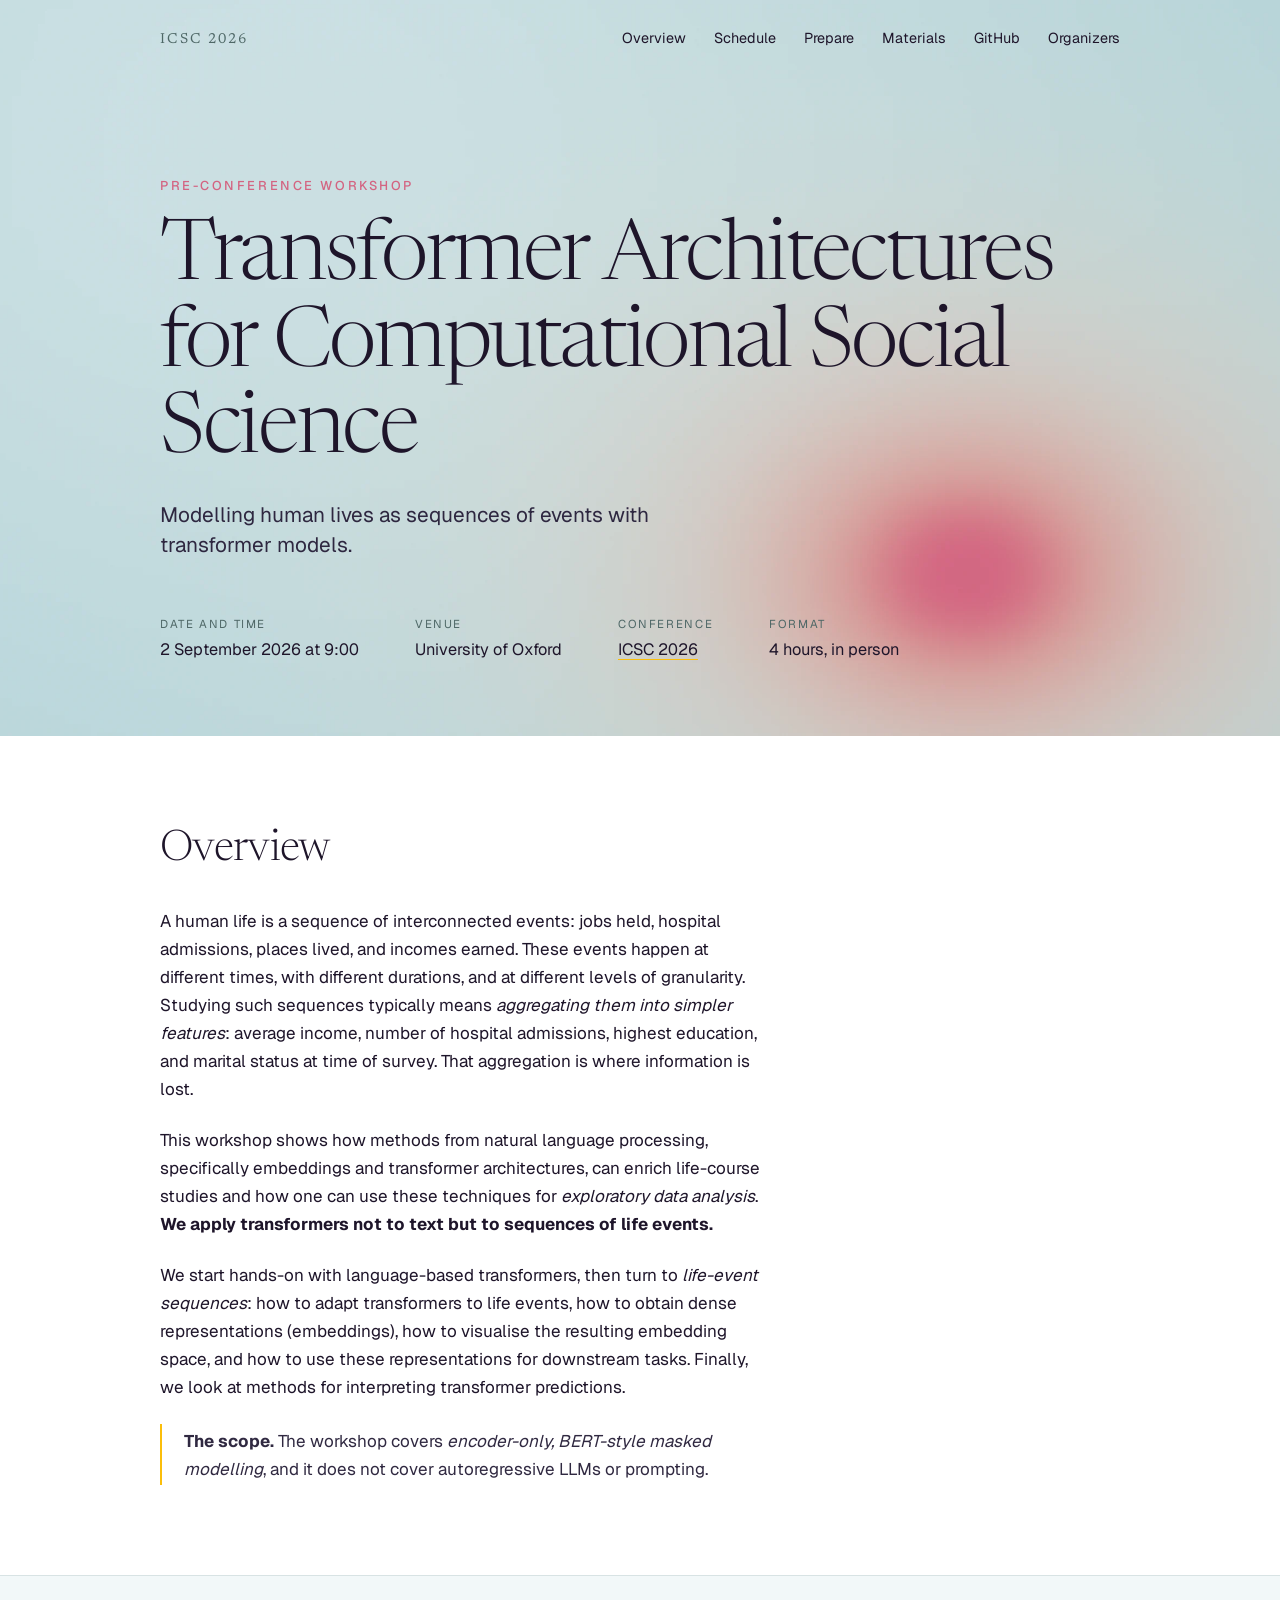
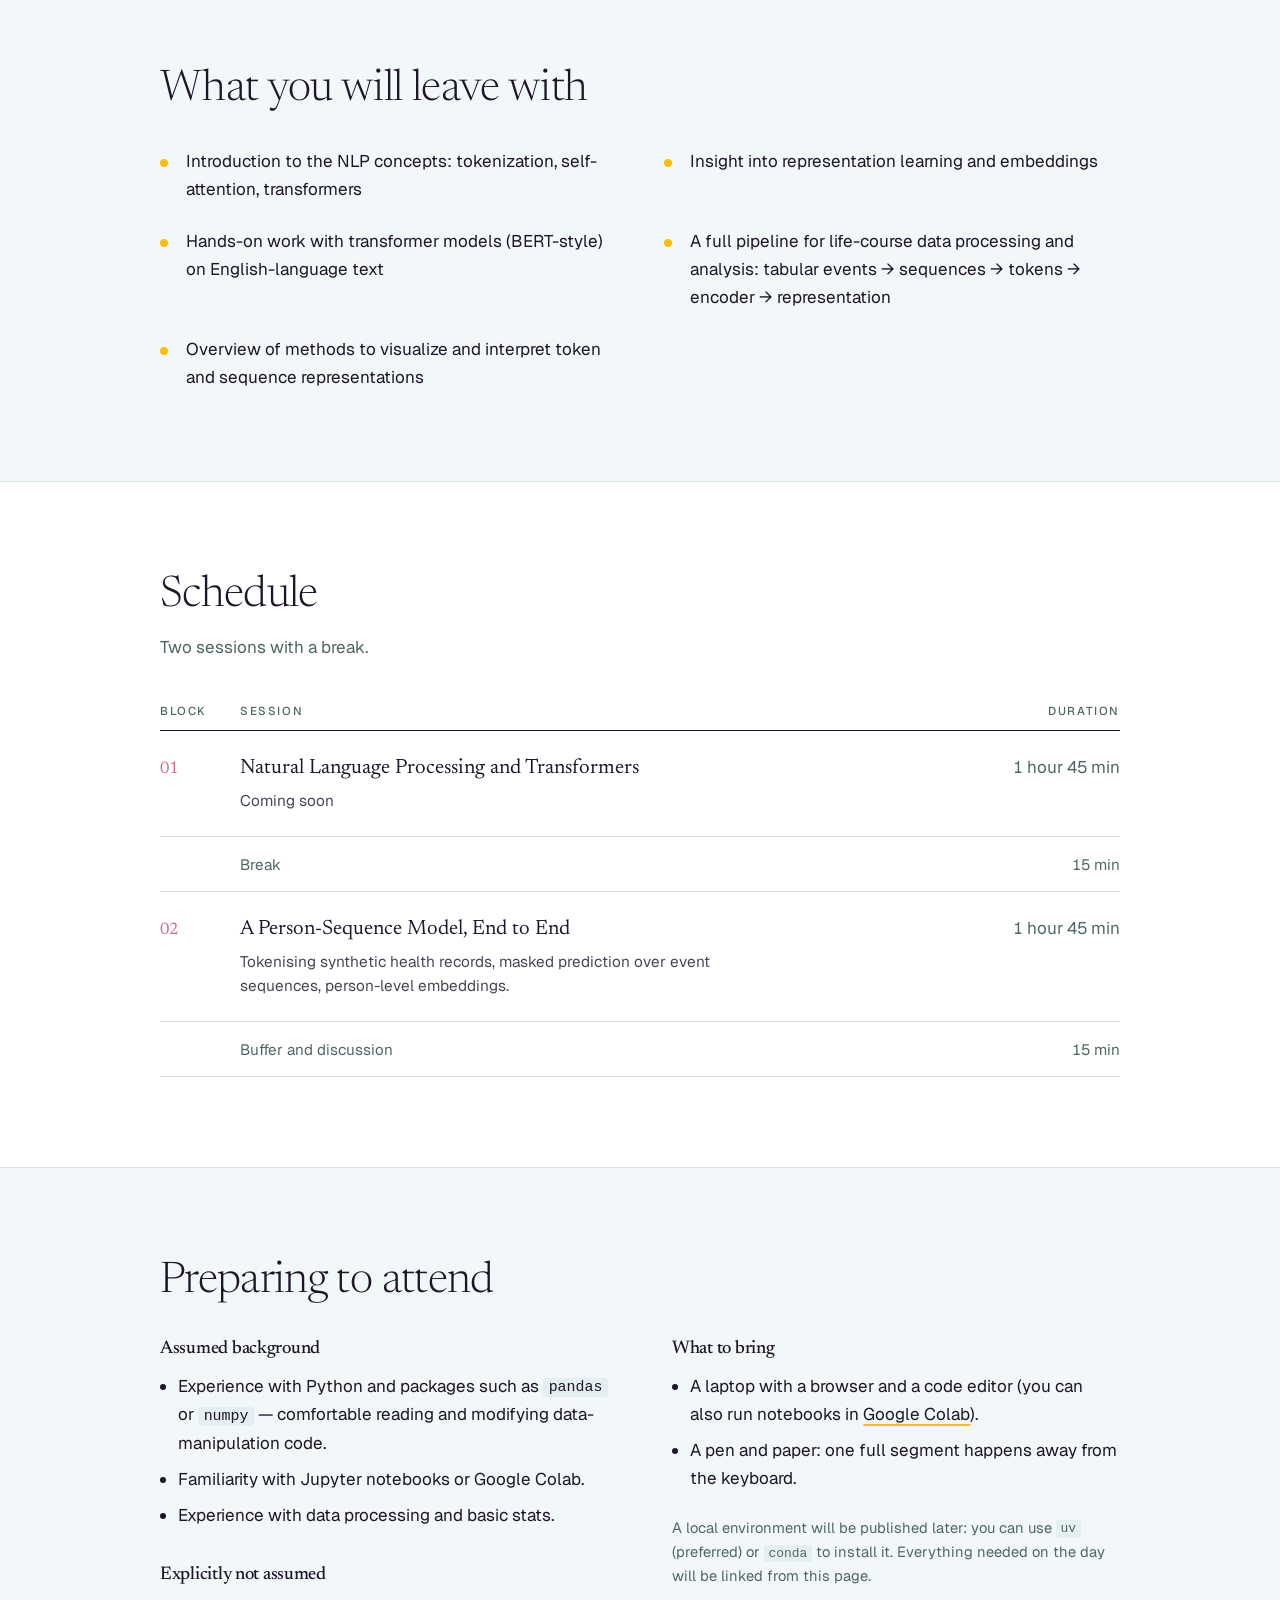
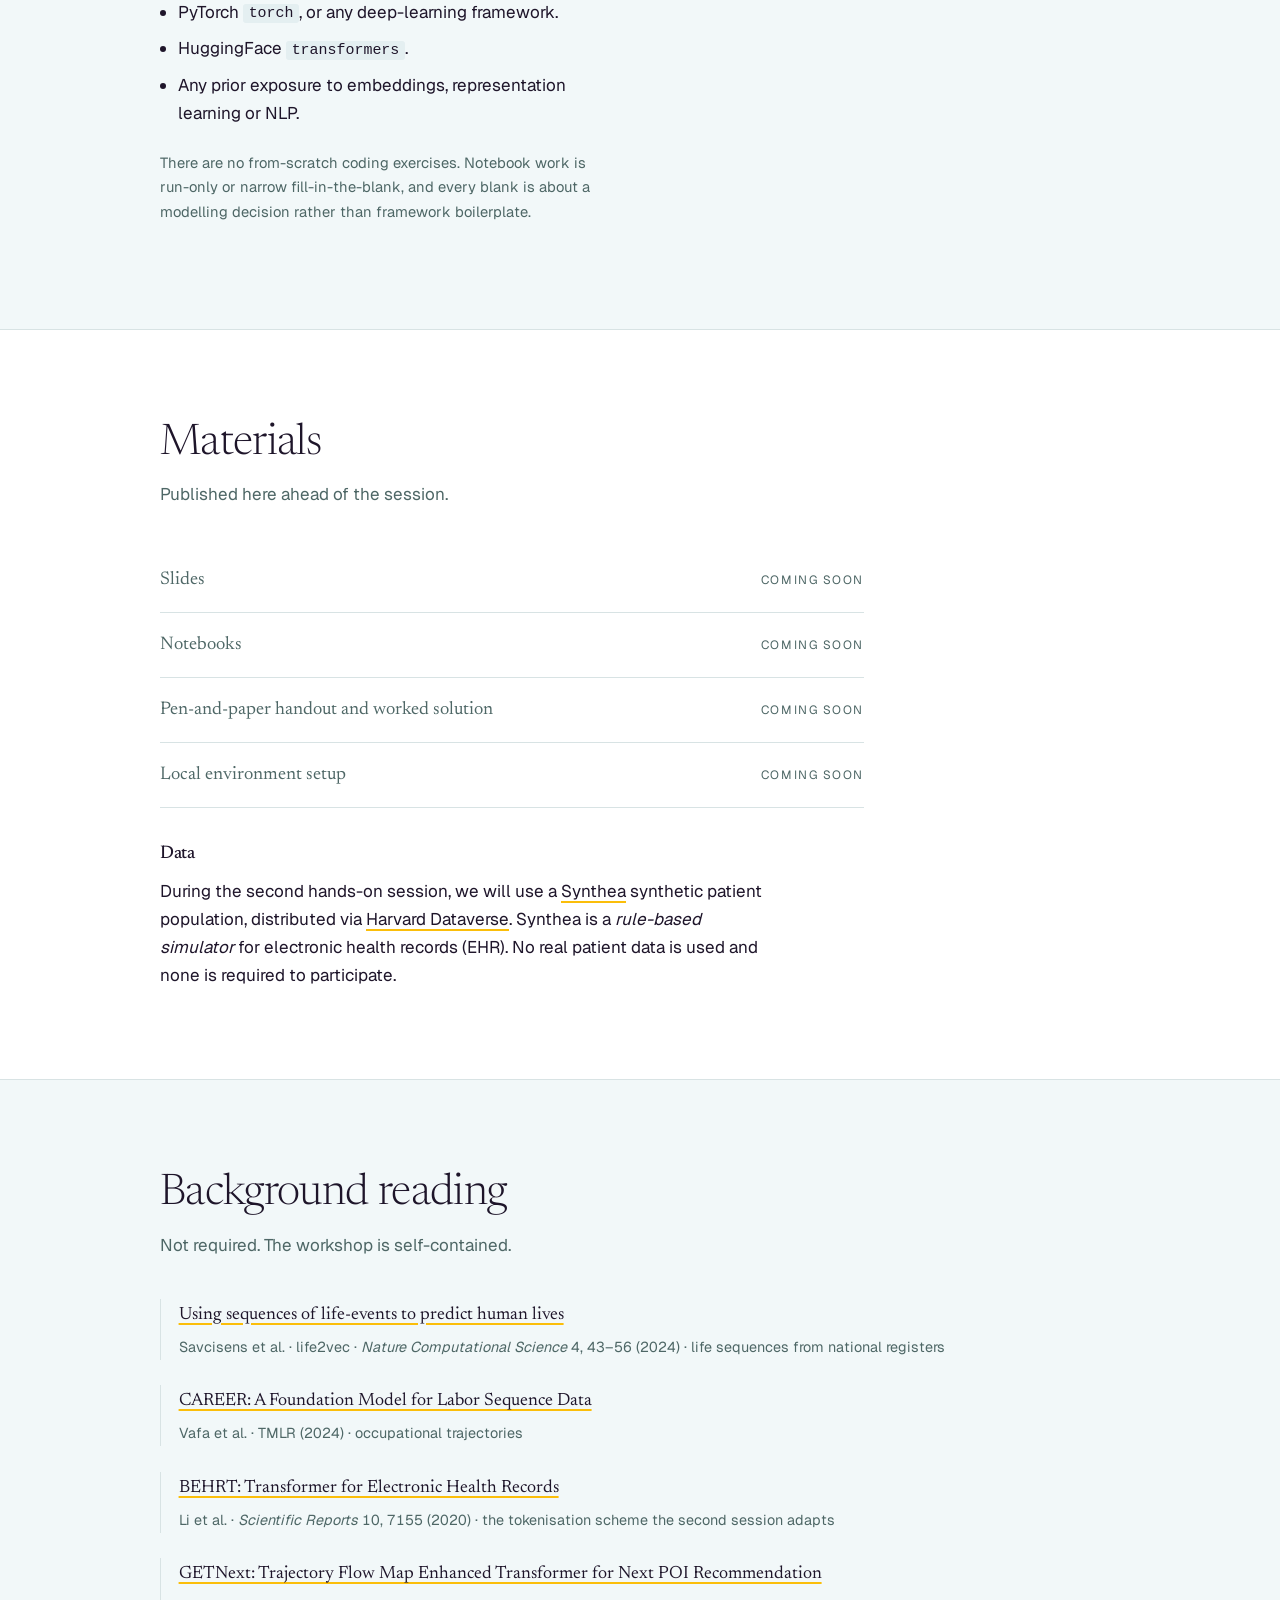
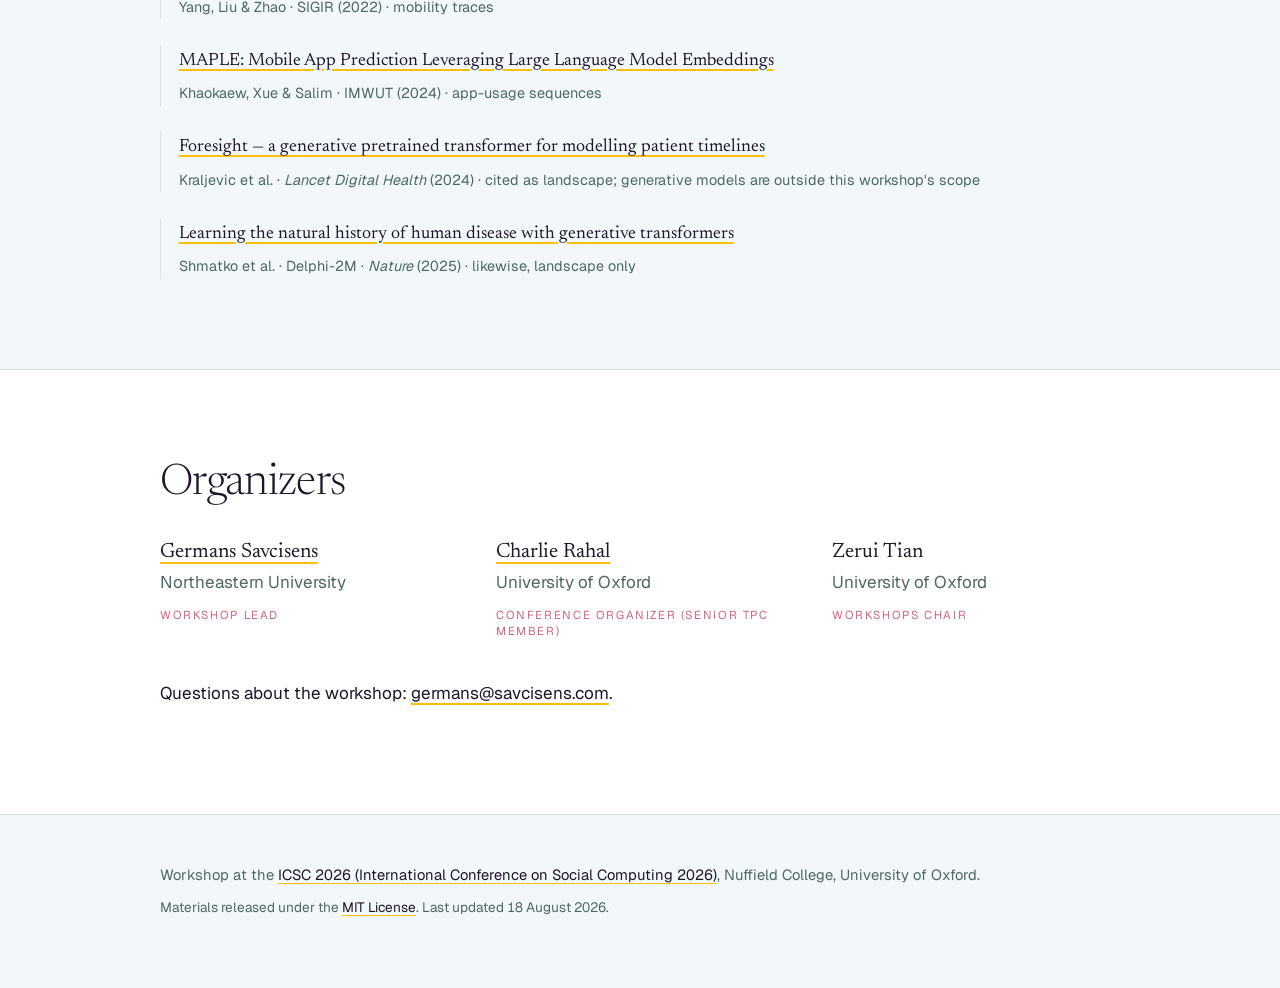
<file: page/index.html>
<!doctype html>
<html lang="en">
<head>
<meta charset="utf-8">
<meta name="viewport" content="width=device-width, initial-scale=1">
<title>Transformer Architectures for Computational Social Science — ICSC 2026</title>
<meta name="description" content="A half-day workshop at ICSC 2026, University of Oxford, on applying transformer models to longitudinal sequences of human events.">

<meta property="og:title" content="Transformer Architectures for Computational Social Science">
<meta property="og:description" content="A half-day workshop at ICSC 2026, University of Oxford, on transformers over sequences of life events.">
<meta property="og:type" content="website">
<!-- TODO: absolute URL once the domain is settled -->
<meta property="og:image" content="assets/hero.webp">

<link rel="preconnect" href="https://fonts.googleapis.com">
<link rel="preconnect" href="https://fonts.gstatic.com" crossorigin>
<link href="https://fonts.googleapis.com/css2?family=Geist:wght@300;400;500;600&family=Newsreader:opsz,wght@6..72,300;6..72,400;6..72,500&display=swap" rel="stylesheet">
<link rel="stylesheet" href="style.css">
</head>

<body>

<header class="hero">
  <nav class="hero__nav">
    <span class="hero__mark">ICSC 2026</span>
    <ul>
      <li><a href="#overview">Overview</a></li>
      <li><a href="#schedule">Schedule</a></li>
      <li><a href="#prepare">Prepare</a></li>
      <li><a href="#materials">Materials</a></li>
      <li><a href="https://github.com/carlomarxdk/workshop-transformers">GitHub</a></li>
      <li><a href="#organizers">Organizers</a></li>
    </ul>
  </nav>

  <div class="hero__body">
    <p class="eyebrow">Pre-conference workshop</p>
    <h1>Transformer Architectures<br>for Computational Social Science</h1>
    <p class="hero__lede">Modelling human lives as sequences of events with transformer models.</p>
    <dl class="hero__meta">
      <div><dt>Date and Time</dt><dd>2 September 2026 at 9:00</dd></div>
      <div><dt>Venue</dt><dd>University of Oxford</dd></div>
      <div><dt>Conference</dt><dd><a href="https://icsc-conf.github.io/2026/index.html">ICSC 2026</a></dd></div>
      <div><dt>Format</dt><dd>4 hours, in person</dd></div>
    </dl>
  </div>
</header>

<main>

<section id="overview" class="section">
  <h2>Overview</h2>
  <div class="prose">
    <p>A human life is a sequence of interconnected events: jobs held, hospital admissions, places lived, and incomes earned.
      These events happen at different times, with different durations, and at different levels of granularity.
      Studying such sequences typically means <em>aggregating them into simpler features</em>: average income, number of
       hospital admissions, highest education, and marital status at time of survey.
       That aggregation is where information is lost.</p>

  <p>This workshop shows how methods from natural language processing, specifically embeddings and transformer architectures,
  can enrich life-course studies and how one can use these techniques for <em>exploratory data analysis</em>.
  <strong>We apply transformers not to text but to sequences of life events.</strong></p>

    <p>We start hands-on with language-based transformers, then turn to <em>life-event sequences</em>: how to adapt transformers
      to life events, how to obtain dense representations (embeddings), how to visualise the resulting embedding space, and
      how to use these representations for downstream tasks. Finally, we look at methods for interpreting transformer predictions.</p>

    <p class="callout"><strong>The scope.</strong> The workshop covers
      <em>encoder-only, BERT-style masked modelling</em>, and it does not cover autoregressive LLMs or prompting.</p>

  </div>
</section>

<section id="learn" class="section section--tint"> 
  <h2>What you will leave with</h2> 
  <ul class="outcomes">
    <li>Introduction to the NLP concepts: tokenization, self-attention, transformers</li>
    <li>Insight into representation learning and embeddings</li>
    <li>Hands-on work with transformer models (BERT-style) on English-language text</li>
    <li>A full pipeline for life-course data processing and analysis: tabular events → sequences → tokens → encoder → representation</li>
    <li>Overview of methods to visualize and interpret token and sequence representations</li>
  </ul>
</section>

<section id="schedule" class="section">
  <h2>Schedule</h2>
  <p class="section__note">Two sessions with a break.</p>

  <table class="schedule">
    <thead>
      <tr><th scope="col">Block</th><th scope="col">Session</th><th scope="col" class="num">Duration</th></tr>
    </thead>
    <tbody>
      <tr>
        <th scope="row">01</th>
        <td>
          <span class="schedule__title">Natural Language Processing and Transformers</span>
          <span class="schedule__desc">Coming soon</span>
        </td>
        <td class="num">1 hour 45 min</td>
      </tr>
      <tr class="schedule__break"><th scope="row"></th><td>Break</td><td class="num">15 min</td></tr>
      <tr>
        <th scope="row">02</th>
        <td>
          <span class="schedule__title">A Person-Sequence Model, End to End</span>
          <span class="schedule__desc">Tokenising synthetic health records, masked prediction
          over event sequences, person-level embeddings.</span>
        </td>
        <td class="num">1 hour 45 min</td>
      </tr>
      <tr class="schedule__break"><th scope="row"></th><td>Buffer and discussion</td><td class="num">15 min</td></tr>
    </tbody>
  </table>
</section>

<section id="prepare" class="section section--tint">
  <h2>Preparing to attend</h2>

  <div class="cols">
    <div>
      <h3>Assumed background</h3>
      <ul>
        <li>Experience with Python and packages such as <code>pandas</code> or <code>numpy</code> — comfortable reading and modifying data-manipulation code.</li>
        <li>Familiarity with Jupyter notebooks or Google Colab.</li>
        <li>Experience with data processing and basic stats.</li>
      </ul>

      <h3>Explicitly not assumed</h3>
      <ul>
        <li>PyTorch <code>torch</code>, or any deep-learning framework.</li>
        <li>HuggingFace <code>transformers</code>.</li>
        <li>Any prior exposure to embeddings, representation learning or NLP.</li>
      </ul>
      <p class="fineprint">There are no from-scratch coding exercises. Notebook work is
      run-only or narrow fill-in-the-blank, and every blank is about a modelling decision
      rather than framework boilerplate.</p>
    </div>

    <div>
      <h3>What to bring</h3>
      <ul>
        <li>A laptop with a browser and a code editor (you can also run notebooks in <a href="https://colab.research.google.com/">Google Colab</a>).</li>
        <li>A pen and paper: one full segment happens away from the keyboard.</li>
      </ul>
      <p class="fineprint">A local environment will be published later: you can use <code>uv</code> (preferred) or <code>conda</code> to install it.
         Everything needed on the day will be linked from this page.</p>
    </div>
  </div>
</section>

<section id="materials" class="section">
  <h2>Materials</h2>
  <p class="section__note">Published here ahead of the session.</p>

  <ul class="materials">
    <li class="pending"><span class="materials__name">Slides</span><span class="materials__status">Coming soon</span></li>
    <li class="pending"><span class="materials__name">Notebooks</span><span class="materials__status">Coming soon</span></li>
    <li class="pending"><span class="materials__name">Pen-and-paper handout and worked solution</span><span class="materials__status">Coming soon</span></li>
    <li class="pending"><span class="materials__name">Local environment setup</span><span class="materials__status">Coming soon</span></li>
  </ul>

  <h3>Data</h3>
  <div class="prose">
    <p>During the second hands-on session, we will use a <a href="https://github.com/synthetichealth/synthea">Synthea</a>
    synthetic patient population, distributed via
    <a href="https://dataverse.harvard.edu/dataset.xhtml?persistentId=doi:10.7910/DVN/BWDKXS">Harvard
    Dataverse</a>. Synthea is a <em>rule-based simulator</em> for electronic health records (EHR).
     No real patient data is used and none is required to participate.</p>
  </div>
</section>

<section id="reading" class="section section--tint">
  <h2>Background reading</h2>
  <p class="section__note">Not required. The workshop is self-contained.</p>

  <ul class="reading">
    <li>
      <a href="https://doi.org/10.1038/s43588-023-00573-5">Using sequences of life-events to predict human lives</a>
      <span class="reading__meta">Savcisens et al. · life2vec · <em>Nature Computational Science</em> 4, 43–56 (2024) · life sequences from national registers</span>
    </li>
    <li>
      <a href="https://openreview.net/forum?id=4i1MXH8Sle">CAREER: A Foundation Model for Labor Sequence Data</a>
      <span class="reading__meta">Vafa et al. · TMLR (2024) · occupational trajectories</span>
    </li>
    <li>
      <a href="https://doi.org/10.1038/s41598-020-62922-y">BEHRT: Transformer for Electronic Health Records</a>
      <span class="reading__meta">Li et al. · <em>Scientific Reports</em> 10, 7155 (2020) · the tokenisation scheme the second session adapts</span>
    </li>
    <li>
      <a href="https://doi.org/10.1145/3477495.3531983">GETNext: Trajectory Flow Map Enhanced Transformer for Next POI Recommendation</a>
      <span class="reading__meta">Yang, Liu &amp; Zhao · SIGIR (2022) · mobility traces</span>
    </li>
    <li>
      <a href="https://doi.org/10.1145/3643514">MAPLE: Mobile App Prediction Leveraging Large Language Model Embeddings</a>
      <span class="reading__meta">Khaokaew, Xue &amp; Salim · IMWUT (2024) · app-usage sequences</span>
    </li>
    <li>
      <a href="https://doi.org/10.1016/S2589-7500(24)00025-6">Foresight — a generative pretrained transformer for modelling patient timelines</a>
      <span class="reading__meta">Kraljevic et al. · <em>Lancet Digital Health</em> (2024) · cited as landscape; generative models are outside this workshop's scope</span>
    </li>
    <li>
      <a href="https://doi.org/10.1038/s41586-025-09529-3">Learning the natural history of human disease with generative transformers</a>
      <span class="reading__meta">Shmatko et al. · Delphi-2M · <em>Nature</em> (2025) · likewise, landscape only</span>
    </li>
  </ul>
</section>

<section id="organizers" class="section">
  <h2>Organizers</h2>
  <ul class="people">
    <li>
      <span class="people__name"><a href="https://savcisens.com/">Germans Savcisens</a></span>
      <span class="people__affil">Northeastern University</span>
      <span class="people__role">Workshop Lead</span>
    </li>
    <li>
      <span class="people__name"><a href="https://crahal.com/">Charlie Rahal</a></span>
      <span class="people__affil">University of Oxford</span>
      <span class="people__role">Conference Organizer (Senior TPC Member)</span>
    </li>
    <li>
      <span class="people__name">Zerui Tian</span>
      <span class="people__affil">University of Oxford</span>
      <span class="people__role">Workshops Chair</span>
    </li>
  </ul>
  <p class="prose">Questions about the workshop:
    <a href="mailto:germans@savcisens.com">germans@savcisens.com</a>.</p>
</section>

</main>

<footer class="footer">
  <p>Workshop at the <a href="https://icsc-conf.github.io/2026/index.html">ICSC 2026 (International
    Conference on Social Computing 2026)</a>, Nuffield College, University of Oxford.</p>
  <p class="footer__fine">Materials released under the <a href="https://github.com/carlomarxdk/workshop-transformers/blob/main/LICENSE">MIT License</a>.
    Last updated <time datetime="2026-08-18">18 August 2026</time>.</p>
</footer>

</body>
</html>
</file>
<file: page/style.css>
/* Workshop site — palette and type carried over from the slide deck.
   Palette constants mirror slides/background.py; headings/body mirror slides/fonts.xml.
   Tints are pre-mixed against white here rather than computed, so they match what
   `mix(COLOUR, WHITE, t)` produces in the renderer. */

:root {
  --amber:    #FBBE0A;
  --midnight: #1E152A;
  --granite:  #4E6766;
  --pacific:  #5AB1BB;
  --blush:    #D36582;
  --moss:     #6F8F3F;

  /* pacific mixed toward white, matching the `quiet` / `cover` washes */
  --wash:     #F2F8F9;
  --wash-2:   #E4EFF1;
  --rule:     #D8E3E4;

  --ink:      var(--midnight);
  --ink-soft: #55506080;

  --serif: "Newsreader", Georgia, "Times New Roman", serif;
  --sans:  "Geist", -apple-system, BlinkMacSystemFont, "Segoe UI", system-ui, sans-serif;

  --measure: 38rem;   /* prose column — ~72 characters at the body size */
  --page:    60rem;   /* outer content width. Kept close to --measure so the block reads as
                         centred on a wide display; at 72rem the prose hugged the left of a
                         mostly-empty column. */
  --gutter:  clamp(1.5rem, 5vw, 5rem);
}

*, *::before, *::after { box-sizing: border-box; }

html { -webkit-text-size-adjust: 100%; }

body {
  margin: 0;
  background: #fff;
  color: var(--ink);
  font-family: var(--sans);
  font-weight: 400;
  font-size: clamp(1rem, 0.96rem + 0.2vw, 1.0625rem);
  line-height: 1.65;
  font-variant-numeric: tabular-nums;
  -webkit-font-smoothing: antialiased;
}

h1, h2, h3 {
  font-family: var(--serif);
  font-weight: 400;
  letter-spacing: -0.015em;
  line-height: 1.12;
  text-wrap: balance;
  margin: 0;
}

a {
  color: var(--ink);
  text-decoration: underline;
  text-decoration-color: var(--amber);
  text-decoration-thickness: 0.09em;
  text-underline-offset: 0.22em;
  transition: background-color 120ms ease;
}
a:hover { background: #FBBE0A33; }

code {
  font-family: ui-monospace, "SF Mono", Menlo, monospace;
  font-size: 0.88em;
  background: var(--wash-2);
  padding: 0.1em 0.35em;
  border-radius: 3px;
}

/* ---------------------------------------------------------------- hero */

.hero {
  position: relative;
  min-height: min(46rem, 92vh);
  display: flex;
  flex-direction: column;
  padding-block: 0 clamp(3rem, 8vh, 6rem);
  padding-inline: max(var(--gutter), (100% - var(--page)) / 2);
  background-image: url("assets/hero.webp");
  background-size: cover;
  background-position: 50% 50%;
  isolation: isolate;
}

@media (max-aspect-ratio: 1/1) {
  .hero { background-image: url("assets/hero-mobile.webp"); }
}

.hero__nav {
  display: flex;
  flex-wrap: wrap;
  gap: 1rem 2rem;
  align-items: baseline;
  justify-content: space-between;
  padding: clamp(1.25rem, 3vh, 2rem) 0;
  width: 100%;
}

.hero__mark {
  font-family: var(--serif);
  font-size: 0.9rem;
  letter-spacing: 0.16em;
  text-transform: uppercase;
  color: var(--granite);
}

.hero__nav ul {
  display: flex;
  flex-wrap: wrap;
  gap: 1.75rem;
  list-style: none;
  margin: 0;
  padding: 0;
  font-size: 0.9rem;
}

.hero__nav a {
  text-decoration: none;
  border-bottom: 1px solid transparent;
  padding-bottom: 0.15rem;
  color: var(--ink);
}
.hero__nav a:hover {
  background: none;
  border-bottom-color: var(--amber);
}

.hero__body {
  margin-block: auto 0;
  width: 100%;
  padding-top: 4rem;
}

.eyebrow {
  margin: 0 0 1.25rem;
  font-size: 0.8rem;
  letter-spacing: 0.2em;
  text-transform: uppercase;
  font-weight: 500;
  color: var(--blush);
}

.hero h1 {
  font-size: clamp(2.4rem, 1.1rem + 5.4vw, 5.25rem);
  font-weight: 300;
  letter-spacing: -0.028em;
  line-height: 1.03;
  max-width: 18ch;
}

.hero__lede {
  margin: 1.5rem 0 0;
  max-width: 36ch;
  font-size: clamp(1.05rem, 0.95rem + 0.5vw, 1.3rem);
  line-height: 1.45;
  color: #2E2740;
}

.hero__meta {
  display: flex;
  flex-wrap: wrap;
  gap: 1.75rem 3.5rem;
  margin: clamp(2.5rem, 6vh, 4rem) 0 0;
}
.hero__meta div { display: flex; flex-direction: column; gap: 0.25rem; }
.hero__meta dt {
  font-size: 0.72rem;
  letter-spacing: 0.14em;
  text-transform: uppercase;
  color: var(--granite);
}
.hero__meta dd { margin: 0; font-size: 1.02rem; }

/* ------------------------------------------------------------ sections */

/* The content column is established by the container's own padding, not by
   `margin-inline: auto` on each child. Centring children individually breaks the moment a
   child sets `margin` with a shorthand (`margin: 0 0 2rem`), which silently clears the auto
   and snaps it to the gutter — and it indents any child with a narrower max-width, like
   `.prose`. Padding keeps the background full-bleed while giving every child one left edge. */
.section {
  padding-block: clamp(4rem, 10vh, 7.5rem);
  padding-inline: max(var(--gutter), (100% - var(--page)) / 2);
}

.section--tint {
  background: var(--wash);
  border-block: 1px solid var(--rule);
}

.section h2 {
  font-size: clamp(1.75rem, 1.2rem + 1.9vw, 2.75rem);
  font-weight: 300;
  margin-bottom: 2rem;
}

.section h3 {
  font-size: 1.15rem;
  font-weight: 500;
  margin: 2.25rem 0 0.75rem;
}
.section h3:first-child { margin-top: 0; }

.section__note {
  margin: -1.25rem 0 2.5rem;
  color: var(--granite);
  max-width: var(--measure);
}

.prose { max-width: var(--measure); }
.prose p { margin: 0 0 1.35em; }
.prose p:last-child { margin-bottom: 0; }

.callout {
  border-left: 2px solid var(--amber);
  padding: 0.15rem 0 0.15rem 1.35rem;
  color: #302941;
}

.fineprint {
  font-size: 0.92rem;
  color: var(--granite);
  max-width: var(--measure);
}

/* ------------------------------------------------------------ outcomes */

.outcomes {
  list-style: none;
  margin: 0;
  padding: 0;
  display: grid;
  gap: 1.5rem 3rem;
  grid-template-columns: repeat(auto-fit, minmax(19rem, 1fr));
}
.outcomes li {
  position: relative;
  padding-left: 1.6rem;
  max-width: 42ch;
}
.outcomes li::before {
  content: "";
  position: absolute;
  left: 0;
  top: 0.72em;
  width: 0.5rem;
  height: 0.5rem;
  border-radius: 50%;
  background: var(--amber);
}

/* ------------------------------------------------------------ schedule */

.schedule {
  width: 100%;
  border-collapse: collapse;
  text-align: left;
}

.schedule th, .schedule td {
  padding: 1.4rem 1.5rem 1.4rem 0;
  vertical-align: baseline;
  border-bottom: 1px solid var(--rule);
}

.schedule thead th {
  padding-top: 0;
  padding-bottom: 0.6rem;
  font-weight: 500;
  font-size: 0.72rem;
  letter-spacing: 0.14em;
  text-transform: uppercase;
  color: var(--granite);
  border-bottom-color: var(--ink);
}

.schedule tbody th {
  font-family: var(--serif);
  font-weight: 400;
  font-size: 1.05rem;
  color: var(--blush);
  width: 5rem;
}

.schedule .num { text-align: right; padding-right: 0; white-space: nowrap; color: var(--granite); }
.schedule thead .num { text-align: right; }

.schedule__title {
  display: block;
  font-family: var(--serif);
  font-size: 1.3rem;
  line-height: 1.2;
  margin-bottom: 0.5rem;
}
.schedule__desc {
  display: block;
  max-width: 54ch;
  color: #4A4458;
  font-size: 0.96rem;
  line-height: 1.55;
}

.schedule__break td, .schedule__break .num { color: var(--granite); font-size: 0.95rem; }
.schedule__break td, .schedule__break th { padding-block: 0.9rem; }

.schedule__total td, .schedule__total .num {
  font-weight: 500;
  border-bottom: none;
}

/* ---------------------------------------------------------------- cols */

.cols {
  display: grid;
  gap: clamp(2rem, 5vw, 4.5rem);
  grid-template-columns: repeat(auto-fit, minmax(20rem, 1fr));
}
.cols ul { margin: 0 0 1.5rem; padding-left: 1.15rem; }
.cols li { margin-bottom: 0.5rem; max-width: 46ch; }

/* ----------------------------------------------------------- materials */

.materials {
  list-style: none;
  margin: 0 0 1rem;
  padding: 0;
  max-width: 44rem;
}
.materials li {
  display: flex;
  flex-wrap: wrap;
  gap: 0.5rem 1.5rem;
  justify-content: space-between;
  align-items: baseline;
  padding: 1.05rem 0;
  border-bottom: 1px solid var(--rule);
}
.materials__name { font-family: var(--serif); font-size: 1.15rem; }
.materials__status {
  font-size: 0.75rem;
  letter-spacing: 0.13em;
  text-transform: uppercase;
  color: var(--granite);
}
.materials .pending .materials__name { color: var(--granite); }

/* ------------------------------------------------------------- reading */

.reading {
  list-style: none;
  margin: 0;
  padding: 0;
  display: grid;
  gap: 1.6rem;
  max-width: 52rem;
}
.reading li { padding-left: 1.1rem; border-left: 1px solid var(--rule); }
.reading a { font-family: var(--serif); font-size: 1.12rem; }
.reading__meta {
  display: block;
  margin-top: 0.35rem;
  font-size: 0.9rem;
  color: var(--granite);
}

/* -------------------------------------------------------------- people */

/* Auto-fit rather than a fixed column count, so organisers sit in a row on a wide screen
   and stack on a phone without a media query. */
.people {
  list-style: none;
  margin: 0 0 2.5rem;
  padding: 0;
  display: grid;
  gap: 2rem 3rem;
  grid-template-columns: repeat(auto-fit, minmax(14rem, 1fr));
}
.people li { display: flex; flex-direction: column; gap: 0.15rem; }
.people__name { font-family: var(--serif); font-size: 1.3rem; line-height: 1.2; }
.people__affil { color: var(--granite); }
.people__role {
  margin-top: 0.55rem;
  font-size: 0.72rem;
  letter-spacing: 0.14em;
  text-transform: uppercase;
  line-height: 1.4;
  color: var(--blush);
}

/* -------------------------------------------------------------- footer */

.footer {
  padding-block: 3rem 4rem;
  padding-inline: max(var(--gutter), (100% - var(--page)) / 2);
  border-top: 1px solid var(--rule);
  background: var(--wash);
  color: var(--granite);
  font-size: 0.92rem;
}
.footer p { margin: 0 0 0.5rem; }
.footer__fine { font-size: 0.85rem; }

/* ------------------------------------------------------------- motion */

html { scroll-behavior: smooth; }
@media (prefers-reduced-motion: reduce) {
  html { scroll-behavior: auto; }
  * { transition: none !important; }
}

:focus-visible {
  outline: 2px solid var(--midnight);
  outline-offset: 3px;
  border-radius: 2px;
}
</file>
